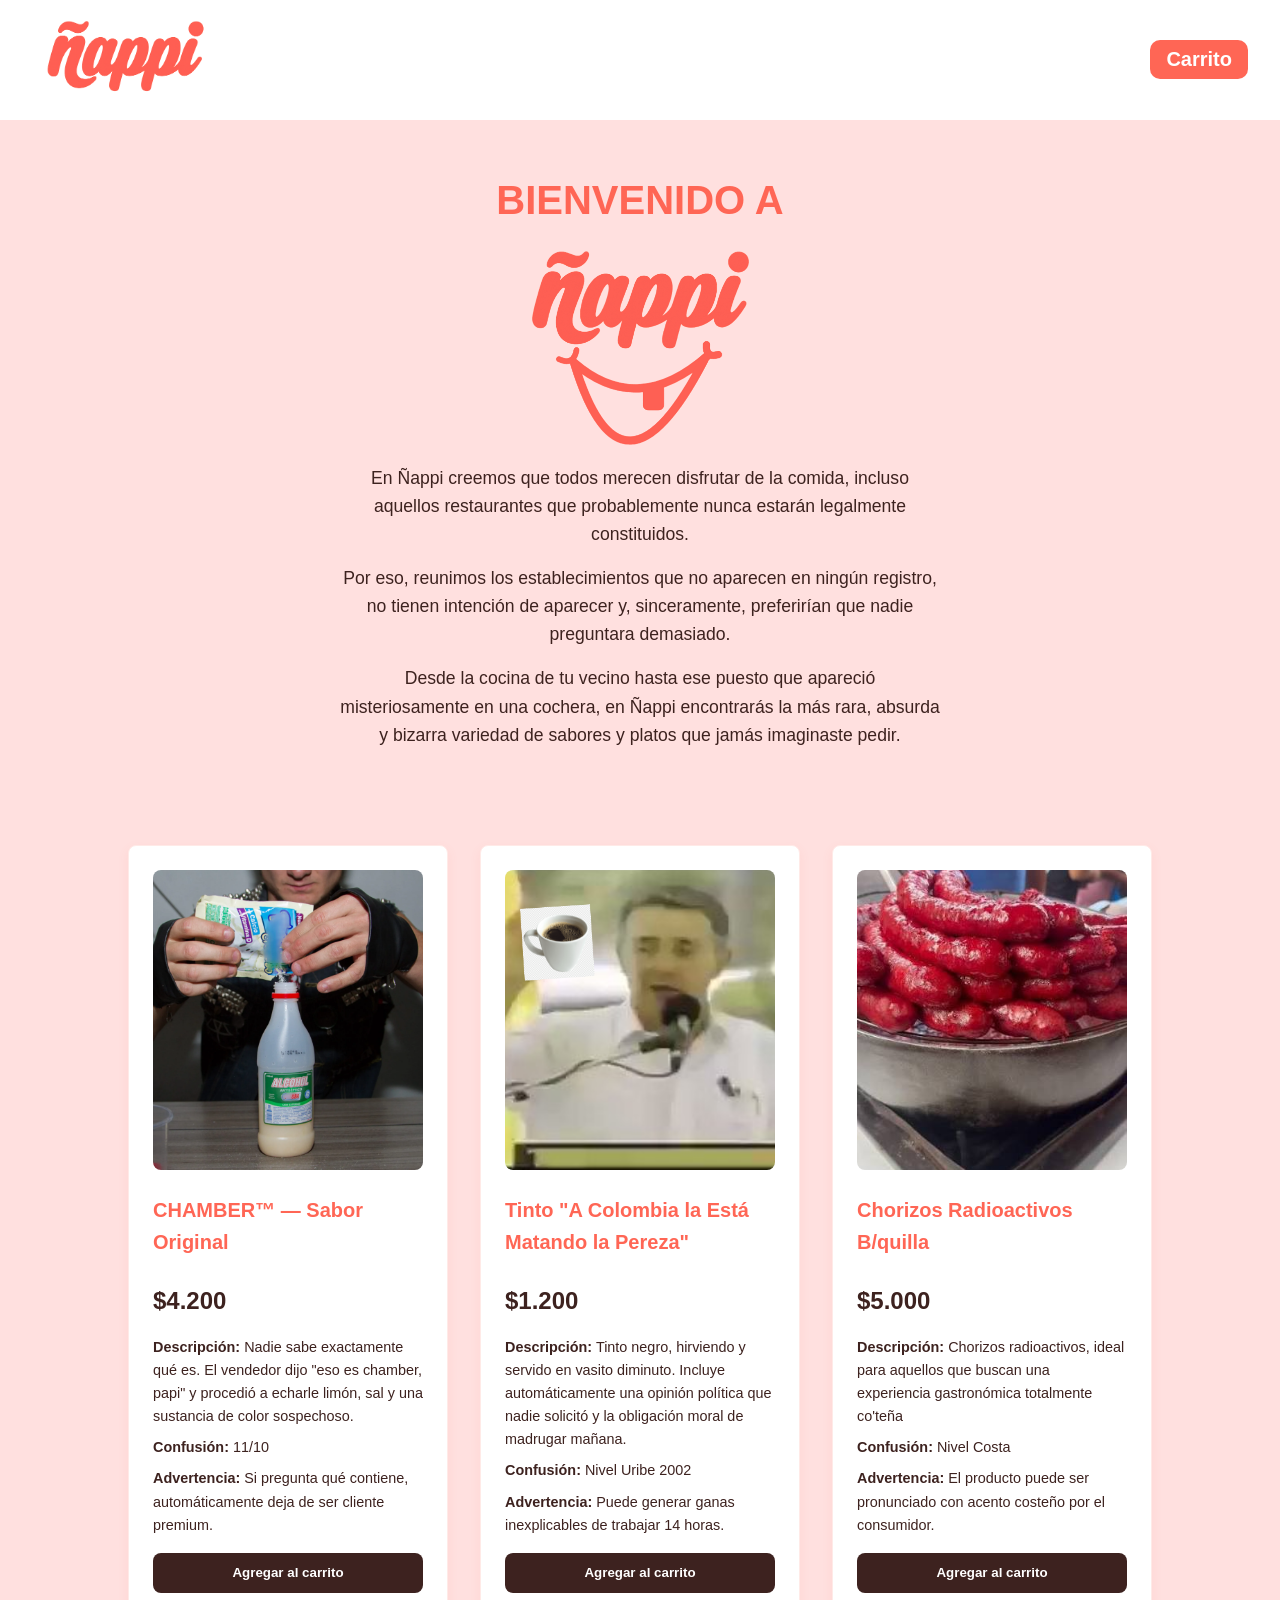
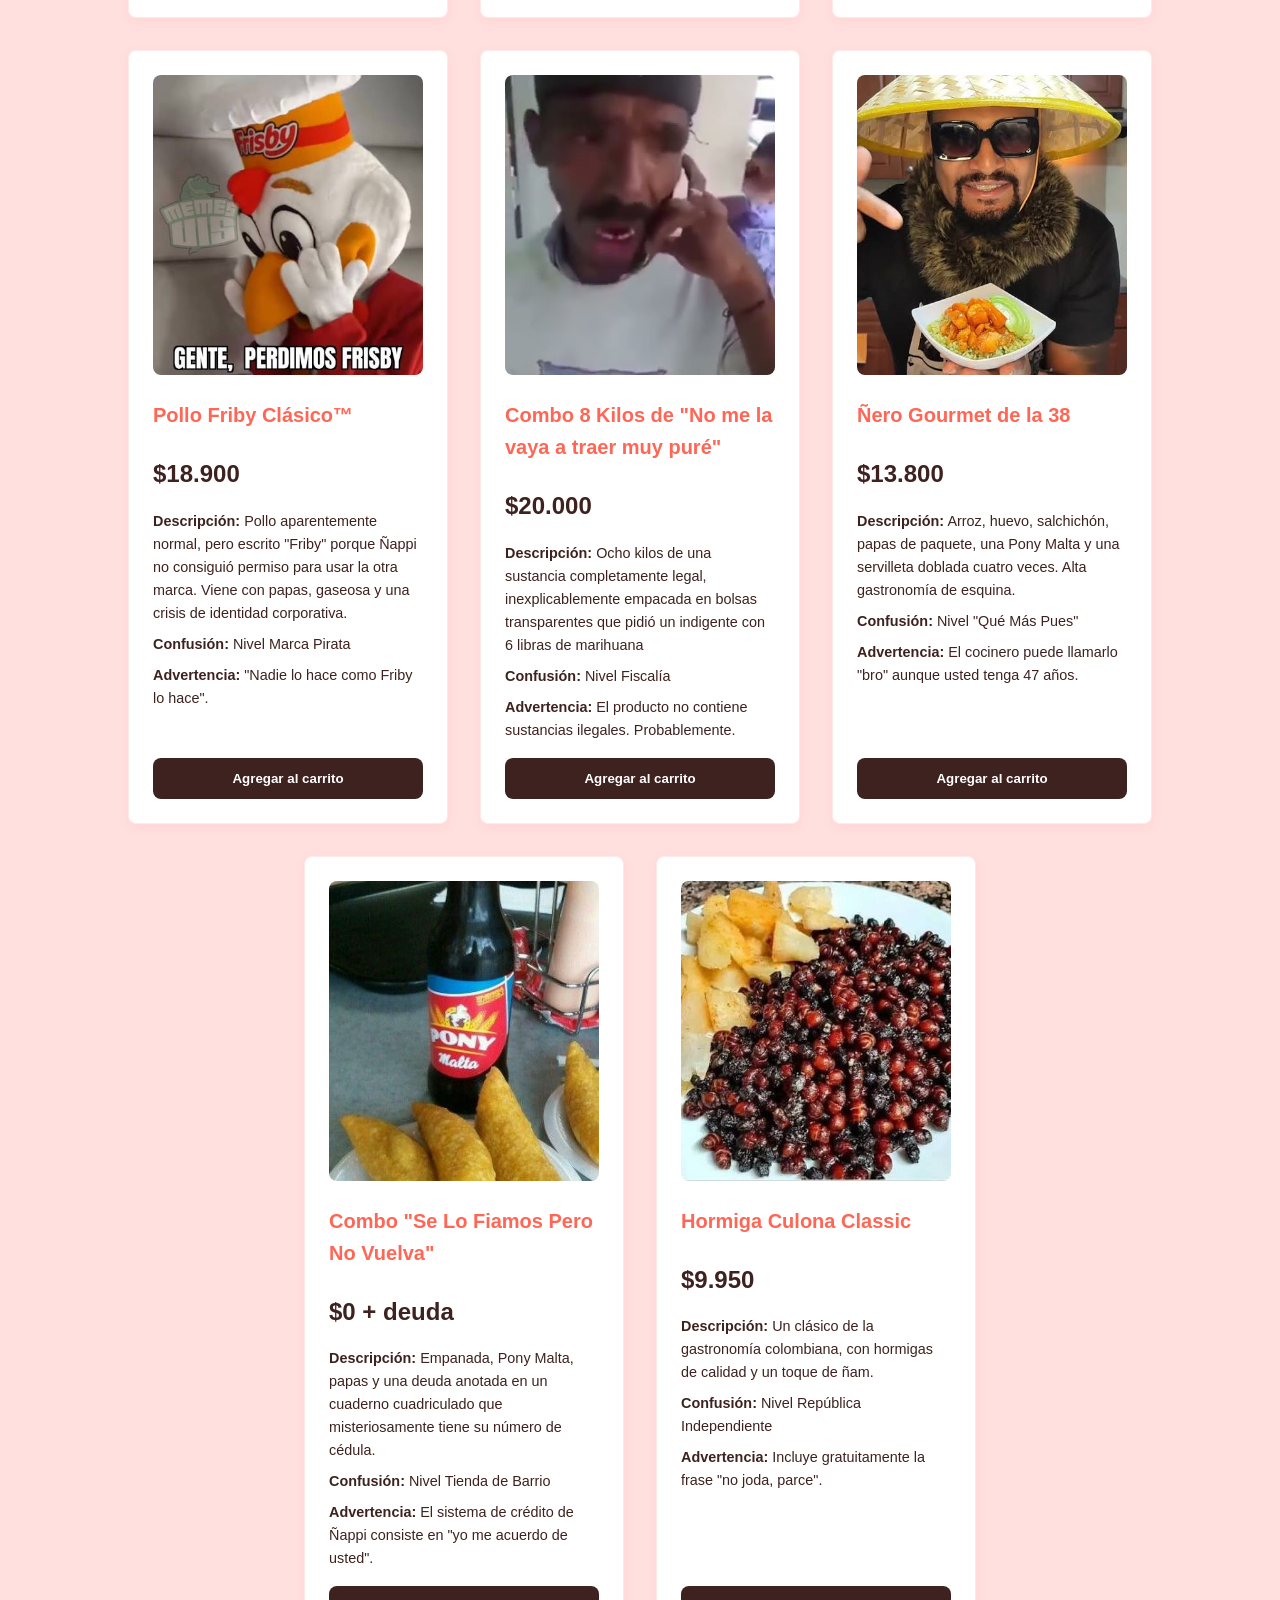
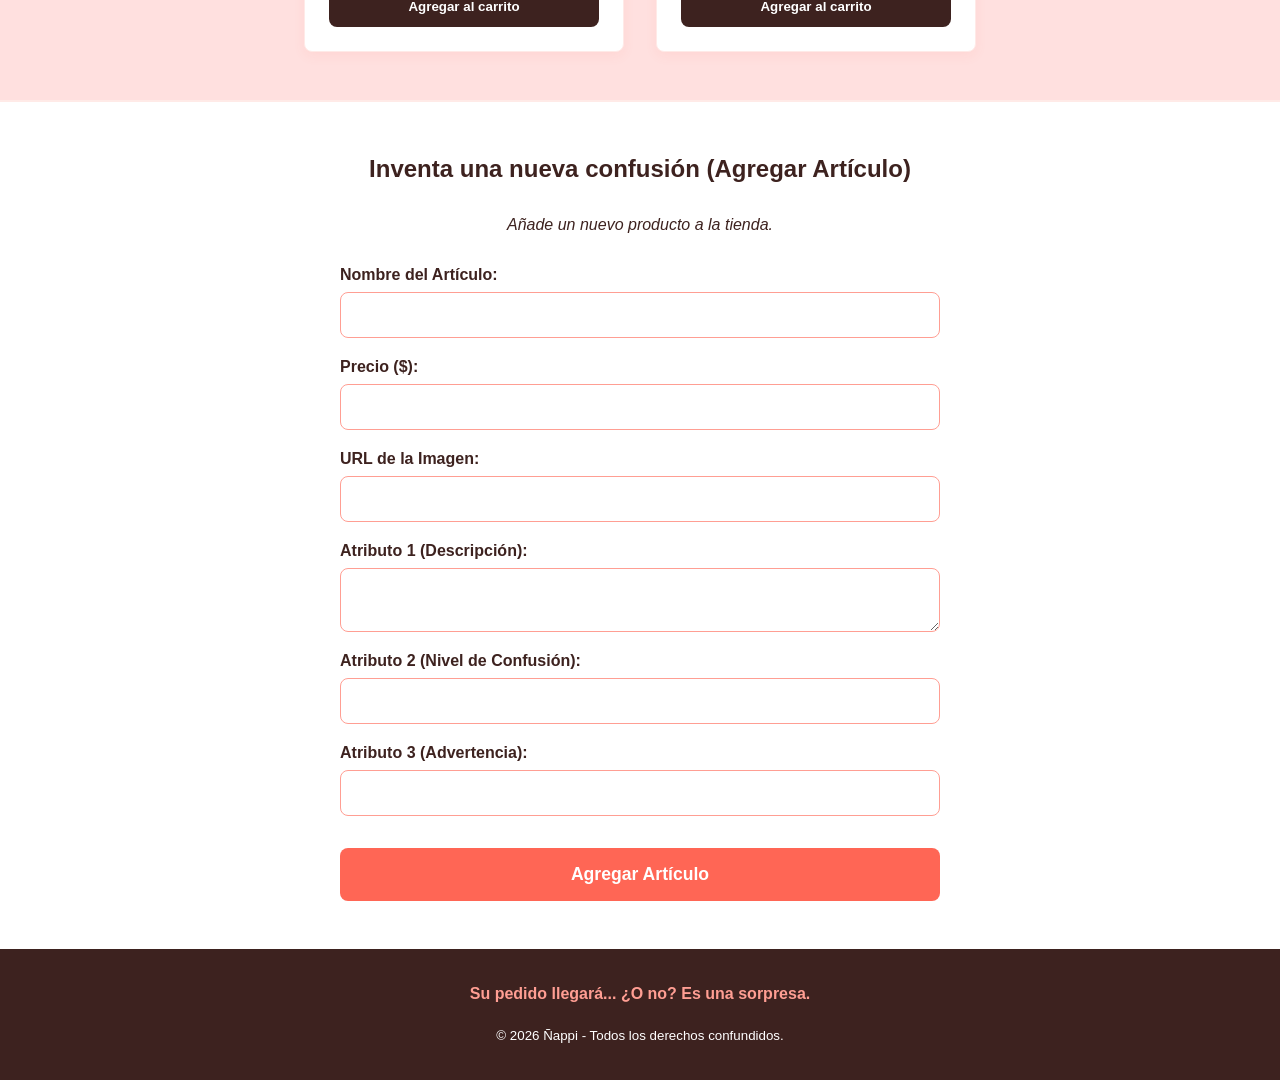
<file: index.html>
<!DOCTYPE html>
<html lang="es">

<head>
    <meta charset="UTF-8">
    <meta name="viewport" content="width=device-width, initial-scale=1.0">
    <link rel="stylesheet" href="index-style.css">
    <title>Ñappi</title>
</head>

<body>

    <header id="main-header">
        <div class="logo-container">
            <img id="logo-letters" src="images/nappi-logo-letters.png" alt="Logo de Ñappi">
        </div>
        <div class="cart-container" id="cart-container">
            <button id="cart-icon" aria-label="Ver carrito de compras">Carrito</button>
            <div class="cart-dropdown" id="cart-dropdown">
                <h3>Tus Selecciones Confusas</h3>
                <table id="cart-table">
                    <thead>
                        <tr>
                            <th>Imagen</th>
                            <th>Nombre</th>
                            <th>Precio</th>
                            <th>Cantidad</th>
                        </tr>
                    </thead>
                    <tbody id="cart-body">
                    </tbody>
                </table>
                <p class="cart-promo"><strong>Promoción:</strong> Pack de la Confusión (Lleva 6, paga 5)</p>
                <button id="btn-empty-cart">Vaciar carrito</button>
            </div>
        </div>
    </header>

    <main>

        <section id="introduction">
            <h2>BIENVENIDO A</h2>
            <img id="logo" src="images/nappi-logo-complete.png" alt="Logo de Nappi">
            <p>En Ñappi creemos que todos merecen disfrutar de la comida, incluso aquellos restaurantes que
                probablemente nunca estarán legalmente constituidos.</p>

            <p>Por eso, reunimos los establecimientos que no aparecen en ningún registro, no tienen intención de
                aparecer y, sinceramente, preferirían que nadie preguntara demasiado.</p>

            <p>Desde la cocina de tu vecino hasta ese puesto que apareció misteriosamente en una cochera, en Ñappi
                encontrarás la más rara, absurda y bizarra variedad de sabores y platos que jamás imaginaste pedir.</p>
        </section>


        <section id="store" class="product-grid">

            <!-- Product 1 -->
            <article class="product-card">
                <img src="images/chamber.png" alt="Chamber">
                <h3 class="product-name">CHAMBER™ — Sabor Original</h3>
                <p class="product-price">$4.200</p>
                <div class="product-attributes">
                    <p class="attr-desc"><strong>Descripción:</strong> Nadie sabe exactamente qué es. El vendedor
                        dijo "eso es chamber, papi" y procedió a echarle limón, sal y una sustancia de color sospechoso.
                    </p>
                    <p class="attr-confusion"><strong>Confusión:</strong> 11/10</p>
                    <p class="attr-warning"><strong>Advertencia:</strong> Si pregunta qué contiene, automáticamente deja
                        de ser cliente premium.</p>
                </div>
                <button class="btn-add" data-id="1">Agregar al carrito</button>
            </article>

            <!-- Product 2 -->
            <article class="product-card">
                <img src="images/tinto-uribe.png" alt="Tinto A Colombia la Está Matando la Pereza">
                <h3 class="product-name">Tinto "A Colombia la Está Matando la Pereza"</h3>
                <p class="product-price">$1.200</p>
                <div class="product-attributes">
                    <p class="attr-desc"><strong>Descripción:</strong> Tinto negro, hirviendo y servido en vasito
                        diminuto.
                        Incluye automáticamente una opinión política que nadie solicitó y la obligación moral de
                        madrugar mañana.</p>
                    <p class="attr-confusion"><strong>Confusión:</strong> Nivel Uribe 2002</p>
                    <p class="attr-warning"><strong>Advertencia:</strong> Puede generar ganas inexplicables de trabajar
                        14 horas.</p>
                </div>
                <button class="btn-add" data-id="2">Agregar al carrito</button>
            </article>

            <!-- Product 3 -->
            <article class="product-card">
                <img src="images/chorizo.png" alt="Chorizos radioactivos">
                <h3 class="product-name">Chorizos Radioactivos B/quilla</h3>
                <p class="product-price">$5.000</p>
                <div class="product-attributes">
                    <p class="attr-desc"><strong>Descripción:</strong> Chorizos radioactivos, ideal para aquellos que buscan una experiencia gastronómica totalmente co'teña</p>
                    <p class="attr-confusion"><strong>Confusión:</strong> Nivel Costa</p>
                    <p class="attr-warning"><strong>Advertencia:</strong> El producto puede ser pronunciado con acento
                        costeño por el consumidor.</p>
                </div>
                <button class="btn-add" data-id="3">Agregar al carrito</button>
            </article>

            <!-- Product 4 -->
            <article class="product-card">
                <img src="images/pollo-friby.png" alt="Pollo Friby Clásico">
                <h3 class="product-name">Pollo Friby Clásico™</h3>
                <p class="product-price">$18.900</p>
                <div class="product-attributes">
                    <p class="attr-desc"><strong>Descripción:</strong> Pollo aparentemente normal, pero escrito "Friby"
                        porque Ñappi no consiguió permiso para usar la otra marca. Viene con papas, gaseosa y una crisis
                        de identidad corporativa.</p>
                    <p class="attr-confusion"><strong>Confusión:</strong> Nivel Marca Pirata</p>
                    <p class="attr-warning"><strong>Advertencia:</strong> "Nadie lo hace como Friby lo hace".</p>
                </div>
                <button class="btn-add" data-id="4">Agregar al carrito</button>
            </article>

            <!-- Product 5 -->
            <article class="product-card">
                <img src="images/bazuco-pure.png" alt="Combo 20 Kilos">
                <h3 class="product-name">Combo 8 Kilos de "No me la vaya a traer muy puré"</h3>
                <p class="product-price">$20.000</p>
                <div class="product-attributes">
                    <p class="attr-desc"><strong>Descripción:</strong> Ocho kilos de una sustancia completamente
                        legal,
                        inexplicablemente empacada en bolsas transparentes que pidió un indigente con 6 libras de marihuana</p>
                    <p class="attr-confusion"><strong>Confusión:</strong> Nivel Fiscalía</p>
                    <p class="attr-warning"><strong>Advertencia:</strong> El producto no contiene sustancias ilegales.
                        Probablemente.</p>
                </div>
                <button class="btn-add" data-id="5">Agregar al carrito</button>
            </article>

            <!-- Product 6 -->
            <article class="product-card">
                <img src="images/combo-nero.png" alt="Ñero Gourmet">
                <h3 class="product-name">Ñero Gourmet de la 38</h3>
                <p class="product-price">$13.800</p>
                <div class="product-attributes">
                    <p class="attr-desc"><strong>Descripción:</strong> Arroz, huevo, salchichón, papas de paquete,
                        una Pony Malta y una servilleta doblada cuatro veces. Alta gastronomía de esquina.</p>
                    <p class="attr-confusion"><strong>Confusión:</strong> Nivel "Qué Más Pues"</p>
                    <p class="attr-warning"><strong>Advertencia:</strong> El cocinero puede llamarlo "bro" aunque usted
                        tenga 47 años.</p>
                </div>
                <button class="btn-add" data-id="6">Agregar al carrito</button>
            </article>

            <!-- Product 8 -->
            <article class="product-card">
                <img src="images/fiado.png" alt="Combo Se Lo Fiamos">
                <h3 class="product-name">Combo "Se Lo Fiamos Pero No Vuelva"</h3>
                <p class="product-price">$0 + deuda</p>
                <div class="product-attributes">
                    <p class="attr-desc"><strong>Descripción:</strong> Empanada, Pony Malta, papas y una deuda
                        anotada en un cuaderno cuadriculado que misteriosamente tiene su número de cédula.</p>
                    <p class="attr-confusion"><strong>Confusión:</strong> Nivel Tienda de Barrio</p>
                    <p class="attr-warning"><strong>Advertencia:</strong> El sistema de crédito de Ñappi consiste en "yo
                        me acuerdo de usted".</p>
                </div>
                <button class="btn-add" data-id="8">Agregar al carrito</button>
            </article>

            <!-- Product 9 -->
            <article class="product-card">
                <img src="images/hormiga-culona-classic.png" alt="Hormiga Culona Classic">
                <h3 class="product-name">Hormiga Culona Classic</h3>
                <p class="product-price">$9.950</p>
                <div class="product-attributes">
                    <p class="attr-desc"><strong>Descripción:</strong> Un clásico de la gastronomía colombiana, con hormigas de calidad y un toque de ñam.</p>
                    <p class="attr-confusion"><strong>Confusión:</strong> Nivel República Independiente</p>
                    <p class="attr-warning"><strong>Advertencia:</strong> Incluye gratuitamente la frase "no joda,
                        parce".</p>
                </div>
                <button class="btn-add" data-id="9">Agregar al carrito</button>
            </article>

        </section>

        <section id="add-article-section">
            <h2>Inventa una nueva confusión (Agregar Artículo)</h2>
            <p><em>Añade un nuevo producto a la tienda.</em></p>

            <form id="add-article-form">
                <div class="form-group">
                    <label for="input-name">Nombre del Artículo:</label>
                    <input type="text" id="input-name" required>
                </div>

                <div class="form-group">
                    <label for="input-price">Precio ($):</label>
                    <input type="number" id="input-price" min="0" step="0.01" required>
                </div>

                <div class="form-group">
                    <label for="input-image">URL de la Imagen:</label>
                    <input type="url" id="input-image" required>
                </div>

                <div class="form-group">
                    <label for="input-desc">Atributo 1 (Descripción):</label>
                    <textarea id="input-desc" required></textarea>
                </div>

                <div class="form-group">
                    <label for="input-confusion">Atributo 2 (Nivel de Confusión):</label>
                    <input type="text" id="input-confusion" required>
                </div>

                <div class="form-group">
                    <label for="input-warning">Atributo 3 (Advertencia):</label>
                    <input type="text" id="input-warning" required>
                </div>

                <button type="submit" id="btn-submit-article">Agregar Artículo</button>
            </form>
        </section>
    </main>

    <footer id="main-footer">
        <p><strong>Su pedido llegará... ¿O no? Es una sorpresa.</strong></p>
        <p><small>&copy; 2026 Ñappi - Todos los derechos confundidos.</small></p>
    </footer>

    <script src="script.js"></script>

</body>

</html>
</file>
<file: index-style.css>
* {
    box-sizing: border-box;
    margin: 0;
    padding: 0;
}

/* estilos basicos de la pagina entera */
body {
    font-family: 'Segoe UI', Tahoma, Geneva, Verdana, sans-serif;
    background-color: #ff4c422b;
    color: #3D221F;
    line-height: 1.6;
    display: flex;
    flex-direction: column;
    min-height: 100vh;
}

/* el contenido principal se estira para empujar el footer al fondo */
main {
    flex-grow: 1;
    display: flex;
    flex-direction: column;
    align-items: center;
    width: 100%;
}

/* cada seccion toma todo el ancho con un buen espacio interior */
section {
    width: 100%;
    padding: 3rem 2rem;
}

#main-header {
    background-color: #FFFFFF;
    padding: 1rem 2rem;
    position: sticky;
    top: 0;
    z-index: 1000;
    display: flex;
    justify-content: space-between;
    align-items: center;
}

/* color y tamano para el texto del logo */
.logo-container h1 {
    color: #FF6655;
    font-size: 2rem;
    margin-bottom: 0.2rem;
}

#logo-letters {
    height: 80px;
    width: auto;
}

/* contenedor del boton del carrito y su menu desplegable */
.cart-container {
    position: relative;
    display: flex;
    align-items: center;
}

/* el boton naranja del carrito */
#cart-icon {
    background-color: #FF6655;
    color: #FFFFFF;
    font-size: 20px;
    border: none;
    padding: 0.5rem 1rem;
    border-radius: 10px;
    cursor: pointer;
    font-weight: bold;
}

/* efecto cuando pasamos el mouse por el boton del carrito */
#cart-icon:hover {
    background-color: #FF6655;
}

/* la cajita blanca que sale cuando vemos el carrito */
.cart-dropdown {
    display: none;
    position: absolute;
    top: 100%;
    right: 0;
    background-color: #FFFFFF;
    border: 1px solid #FFEAE7;
    box-shadow: 0 4px 12px rgba(255, 102, 85, 0.08);
    border-radius: 8px;
    padding: 1rem;
    width: 350px;
    margin-top: 10px;
    flex-direction: column;
    gap: 1rem;
}

/* mostramos la cajita cuando el mouse esta sobre el contenedor del carrito */
.cart-container:hover .cart-dropdown {
    display: flex;
}
#cart-table {
    width: 100%;
    border-collapse: collapse;
}

/* espaciado y alineacion para las celdas de la tabla */
#cart-table th,
#cart-table td {
    padding: 10px 5px;
    text-align: left;
    font-size: 0.9rem;
    vertical-align: middle;
}

#cart-table th {
    border-bottom: 2px solid #FF9E93;
}

/* le damos mas espacio al nombre del producto para que quepa bien */
#cart-table td:nth-child(2) {
    width: 45%; 
    line-height: 1.2;
}

#cart-table td {
    border-bottom: 1px solid #FFEAE7;
}

#btn-empty-cart{
    background-color: #FF6655;
    color: #FFFFFF;
    border: none;
    padding: 0.5rem 1rem;
    border-radius: 8px;
    cursor: pointer;
    font-weight: bold;
    width: 100%;
}


#introduction {
    text-align: center;
    display: flex;
    flex-direction: column;
    align-items: center;
    gap: 1rem;
}

/* la imagen grande de bienvenido */
#logo {
    height: 200px;
    width: auto;
}

/* titulo principal */
#introduction h2 {
    color: #FF6655;
    font-size: 2.5rem;
}

#introduction p {
    max-width: 600px;
    font-size: 1.1rem;
}


/* usamos flexbox para que las tarjetas se acomoden solas en la pantalla */
.product-grid {
    display: flex;
    flex-wrap: wrap;
    justify-content: center;
    gap: 2rem;
}

/* el estilo de cada tarjeta blanca de producto */
.product-card {
    background-color: #FFFFFF;
    border: 1px solid #FFEAE7;
    border-radius: 8px;
    padding: 1.5rem;
    width: 320px;
    box-shadow: 0 4px 12px rgba(255, 102, 85, 0.08);
    display: flex;
    flex-direction: column;
    justify-content: space-between;
    gap: 1rem;
}

/* animacion suavecita de saltar y dar sombra al pasar el mouse */
.product-card:hover {
    transform: translateY(-5px);
    box-shadow: 0 8px 20px rgba(255, 102, 85, 0.15);
}

/* que la imagen del producto llene el ancho y no se deforme */
.product-card img {
    width: 100%;
    height: 300px;
    border-radius: 8px;
    object-fit: cover;
}

/* nombre del producto en la tarjeta */
.product-name {
    color: #FF6655;
    font-size: 1.25rem;
    margin: 0.5rem 0;
}

/* precio destacado en la tarjeta */
.product-price {
    font-weight: bold;
    font-size: 1.5rem;
    color: #3D221F;
}

/* agrupamos los textos de descripcion, confusion, etc */
.product-attributes {
    display: flex;
    flex-direction: column;
    gap: 0.5rem;
    font-size: 0.9rem;
    flex-grow: 1;
}

/* boton negro para agregar el producto */
.btn-add {
    background-color: #3D221F;
    color: #FFFFFF;
    border: none;
    padding: 0.8rem;
    border-radius: 8px;
    cursor: pointer;
    font-weight: bold;
    width: 100%;
}

/* cambiamos a naranja al pasar el mouse */
.btn-add:hover {
    background-color: #FF6655;
}


/* =========================================
   FORMULARIO PARA AGREGAR PRODUCTOS
   ========================================= */

/* seccion del fondo blanco para el formulario */
#add-article-section {
    background-color: #FFFFFF;
    border-top: 2px solid #FFEAE7;
    display: flex;
    flex-direction: column;
    align-items: center;
    gap: 1.5rem;
}

/* que el formulario no sea mas ancho de 600px */
#add-article-form {
    width: 100%;
    max-width: 600px;
    display: flex;
    flex-direction: column;
    gap: 1rem;
}

/* agrupamos cada campo (label mas caja de texto) */
.form-group {
    display: flex;
    flex-direction: column;
    gap: 0.3rem;
}

/* titulo de cada campo */
.form-group label {
    font-weight: bold;
    color: #3D221F;
}

/* las cajas donde el usuario escribe */
.form-group input,
.form-group textarea {
    padding: 0.8rem;
    border: 1px solid #FF9E93;
    border-radius: 8px;
    font-family: inherit;
    font-size: 1rem;
}

/* efecto naranja cuando estas escribiendo en la caja */
.form-group input:focus,
.form-group textarea:focus {
    outline: none;
    border-color: #FF6655;
    box-shadow: 0 0 0 2px rgba(255, 102, 85, 0.2);
}

/* el boton final para subir el nuevo producto */
#btn-submit-article {
    background-color: #FF6655;
    color: #FFFFFF;
    border: none;
    padding: 1rem;
    border-radius: 8px;
    cursor: pointer;
    font-weight: bold;
    font-size: 1.1rem;
    margin-top: 1rem;
}

/* oscurecemos un poquito el boton al pasar el mouse */
#btn-submit-article:hover {
    background-color: #E55848;
}


/* =========================================
   PIE DE PAGINA (FOOTER)
   ========================================= */

/* el bloque oscuro del final de la pagina */
#main-footer {
    background-color: #3D221F;
    color: #FFFFFF;
    padding: 2rem;
    display: flex;
    flex-direction: column;
    align-items: center;
    justify-content: center;
    gap: 1rem;
    text-align: center;
}

/* le damos el toque de color a los textos fuertes del footer */
#main-footer strong {
    color: #FF9E93;
}
</file>
